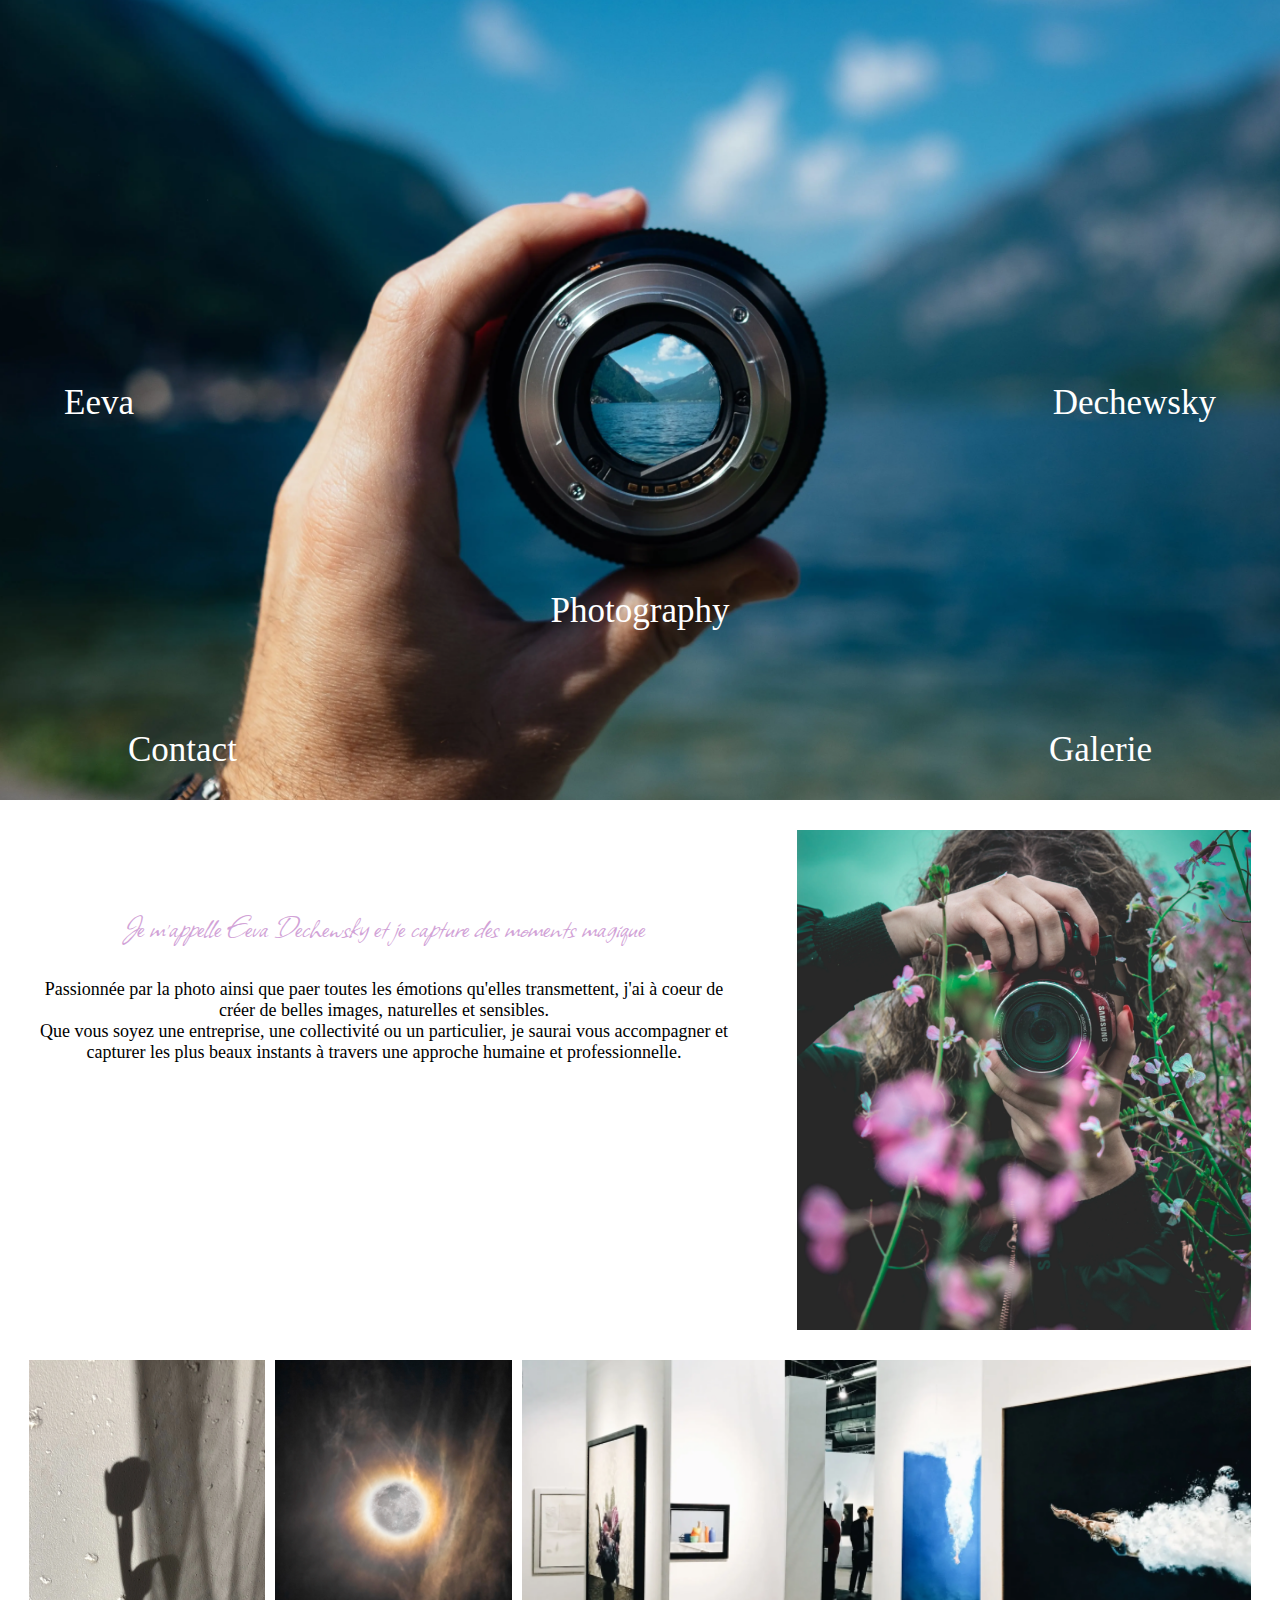
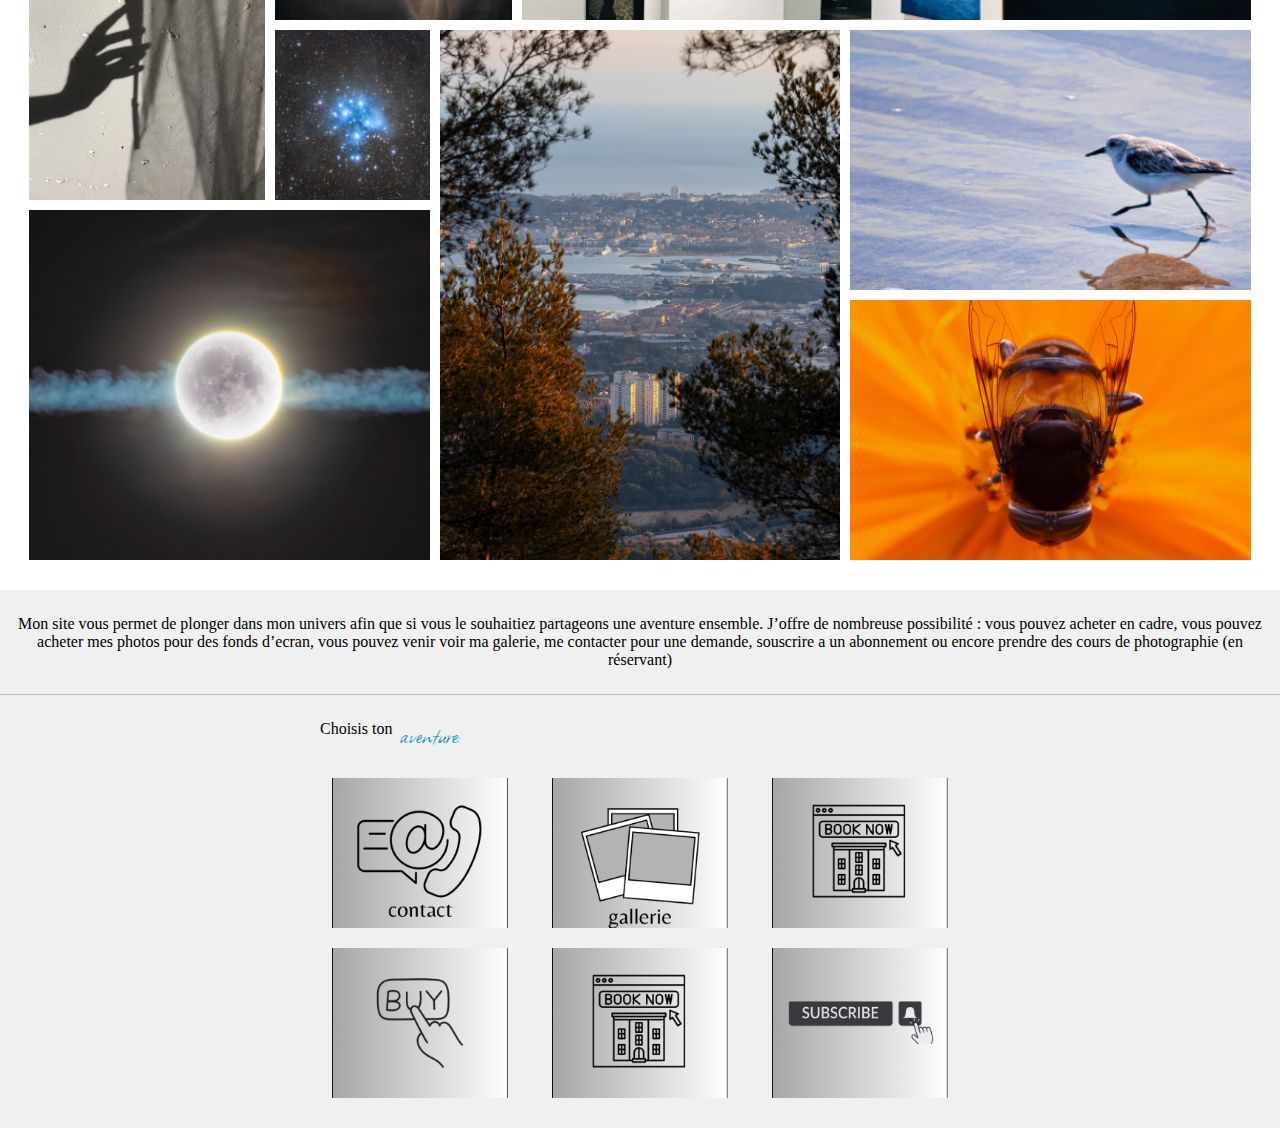
<file: portfolio/accueil/index.html>
<!DOCTYPE html>
<html lang="en">

<head>
    <meta charset="UTF-8" />
    <meta name="viewport" content="width=device-width, initial-scale=1.0" />
    <title>Document</title>
    <link rel="stylesheet" href="./style.css" />
</head>

<body>
        <div class="container1">
            <div class="top-fill"></div>
            <div class="name">
                <p> Eeva </p>
                <p> Dechewsky </p>
            </div>
            <div class="mid-fill"></div>
            <div class="work">
                <p> Photography </p>
            </div>
            <div class="bottom-fill"></div>
            <div class="pages">
                <a href="../contact/index.html"> Contact </a>
                <a href="../galerie/index.html"> Galerie </a>
            </div>
        </div>
        
        <div class="container2">
            <div class="description"> 
                <div class="top-fill"></div>
                <div class="content">
                    <p> Je m’appelle Eeva Dechewsky et je capture des moments magique  </p>
                    <p> Passionnée par la photo ainsi que paer toutes les émotions qu'elles transmettent, j'ai à coeur de créer de belles images, naturelles et sensibles. </p>
                    <p> Que vous soyez une entreprise, une collectivité ou un particulier, je saurai vous accompagner et capturer les plus beaux instants à travers une approche humaine et professionnelle.  </p>
                </div>
                <div class="bottom-fill"></div>
            </div>
            <div class="portrait"> </div>
        </div>

        <div class="container3">
            <div class="flower"></div>
            <div class="light"></div>
            <div class="gallery"></div>
            <div class="stars"></div>
            <div class="moon"></div>
            <div class="city"></div>
            <div class="bird"></div>
            <div class="bee"></div>
        </div>

        <div class="container4">
            <div class="top-content">
                <p> Mon site vous permet de plonger dans mon univers afin que si vous le souhaitiez partageons une aventure ensemble. J’offre de nombreuse possibilité : vous pouvez acheter en cadre, vous pouvez acheter mes photos pour des fonds d’ecran, vous pouvez venir voir ma galerie, me contacter pour une demande, souscrire a un abonnement ou encore prendre des cours de photographie (en réservant) </p>
            </div>
            <div class="bottom-content">
                <div class="title">
                    <p> Choisis ton </p>
                    <p> aventure: </p>
                </div>
                <div class="options">
                    <div class="i1"></div>
                    <div class="i2"></div>
                    <div class="i3"></div>
                    <div class="i4"></div>
                    <div class="i5"></div>
                    <div class="i6"></div>
                </div>
            </div>
        </div>
</body>

</html>
</file>
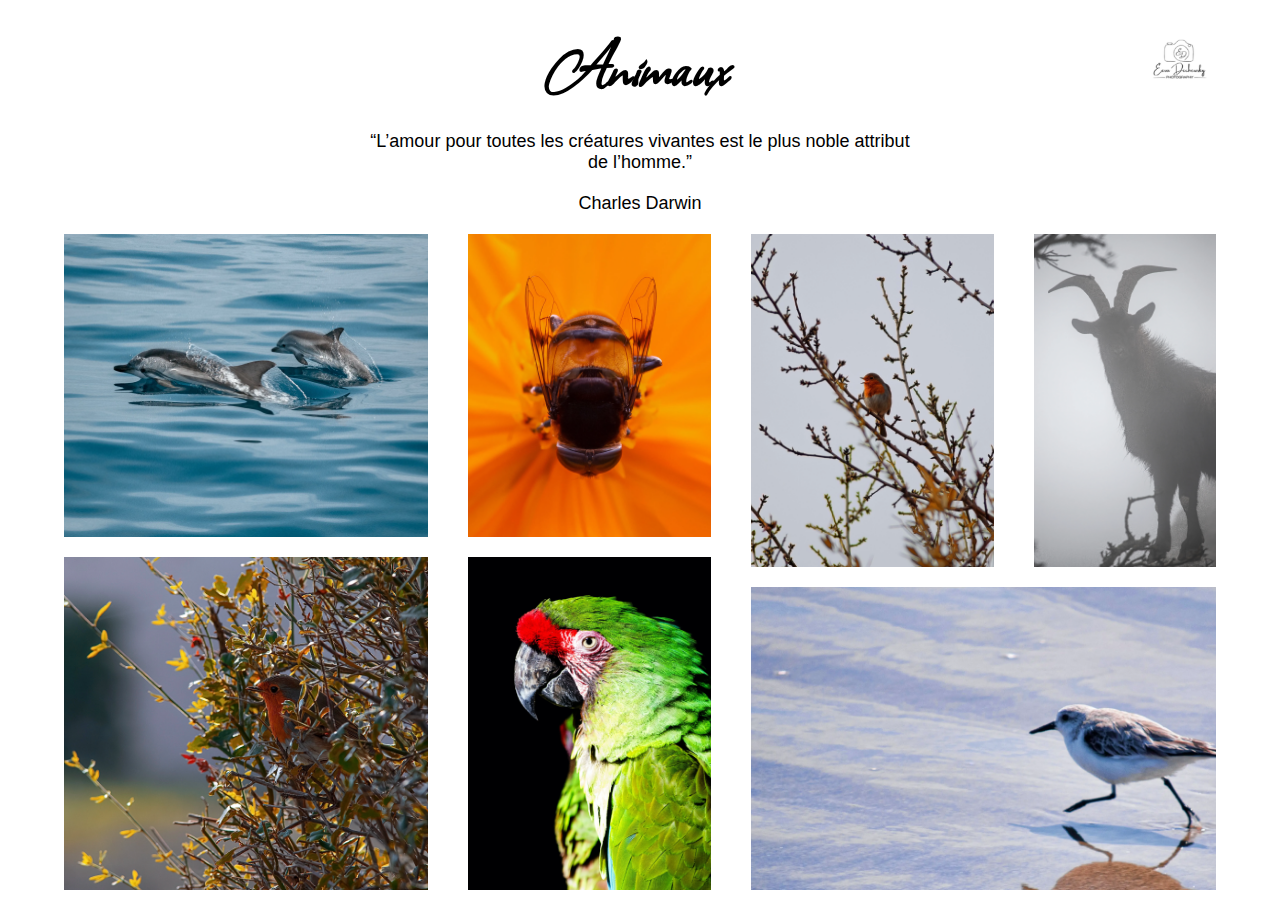
<file: portfolio/animaux/index.html>
<!DOCTYPE html>
<html lang="en">
  <head>
    <meta charset="UTF-8" />
    <meta name="viewport" content="width=device-width, initial-scale=1.0" />
    <title>Document</title>
    <link rel="stylesheet" href="../global.css" />
    <link rel="stylesheet" href="./style.css" />
  </head>
  <body>
    <main>
      <a class="logo" href="../galerie/index.html"></a>
      <div class="top-page-part">
        <h1>Animaux</h1>
        <div class="citation">
          <h6 id="text-citation">
            “L’amour pour  toutes les créatures vivantes est le plus noble attribut de l’homme.”
          </h6>
          <h6 id="author">Charles Darwin</h6>
        </div>
      </div>
      <div class="pictures-page-part">
        <div class="dauphin"></div>
        <div class="abeille"></div>
        <div class="oiseau3"></div>
        <div class="bouk"></div>
        <div class="perroquet"></div>
        <div class="oiseau2"></div>
        <div class="oiseau"></div>
        </div>
      </div>
    </main>
  </body>
</html>
</file>
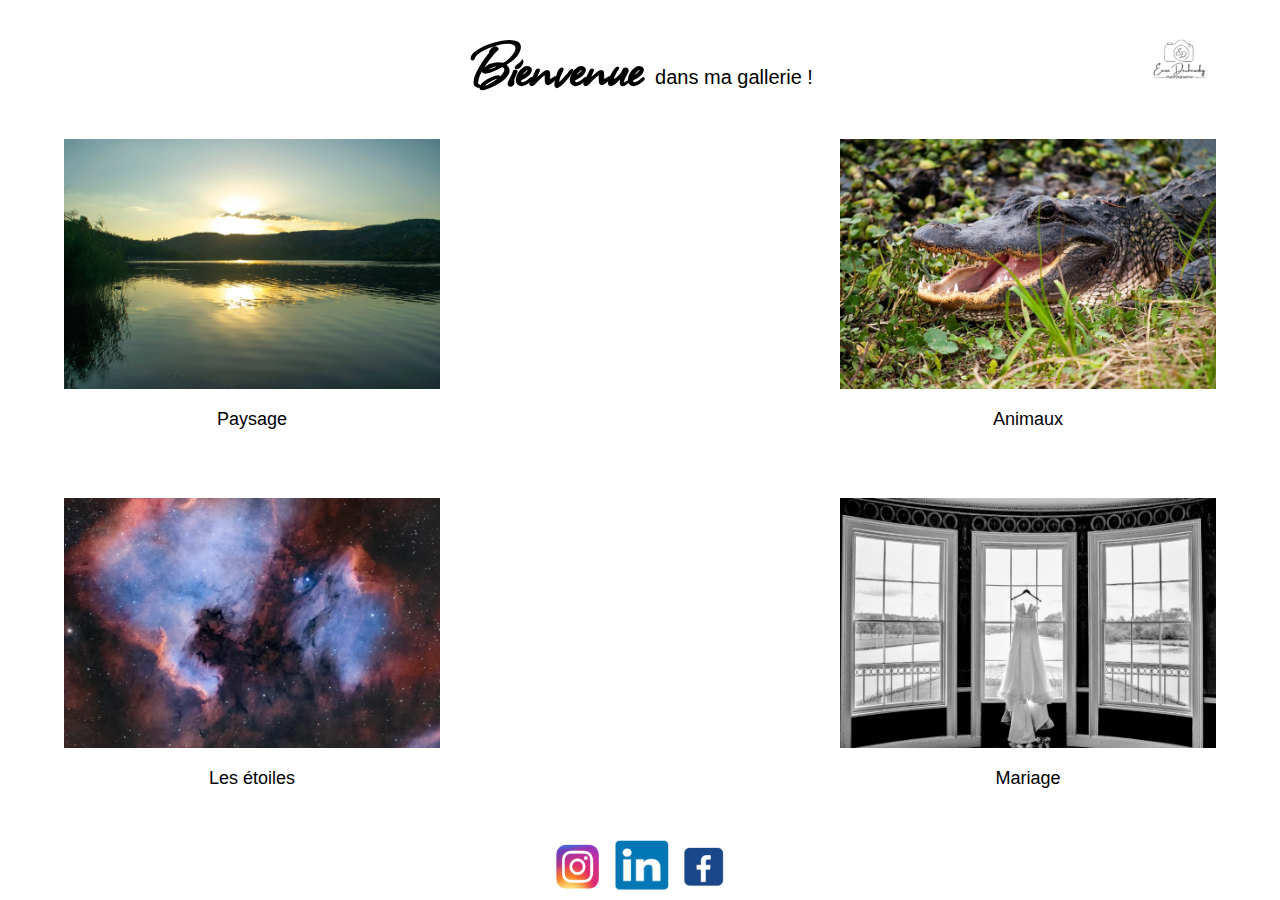
<file: portfolio/bienvenue/index.html>
<!DOCTYPE html>
<html lang="en">

<head>
    <meta charset="UTF-8" />
    <meta name="viewport" content="width=device-width, initial-scale=1.0" />
    <title>Document</title>
    <link rel="stylesheet" href="../global.css" />
    <link rel="stylesheet" href="./style.css" />
</head>

<body>
    <main>
        <div class="logo"></div>
        <div class="top-page-part">
            <h1>Bienvenue <span id="diff-title">dans ma gallerie !</span></h1>
        </div>

        <div class="component-routes">
            <div class="paysage-part">
                <div class="image-paysage-part"></div>
                <h6><a href="../paysage/index.html">Paysage</a></h6>
            </div>
            <div class="animaux-part">
                <div class="image-animaux-part"></div>
                <h6><a href="../animaux/index.html">Animaux</a></h6>
            </div>
            <div class="etoiles-part">
                <div class="image-etoiles-part"></div>
                <h6><a href="../etoiles/index.html">Les éto</a>iles</h6>
            </div>
            <div class="mariage-part">
                <div class="image-mariage-part"></div>
                <h6><a href="../mariage/index.html">Mariage</a></h6>
            </div>
        </div>

        <div class="social-networks">
            <div class="icons">
                <div class="insta">
                    <img src="images/insta.png" alt="">
                </div>
                <div class="linkedin">
                    <img src="images/in.png" alt="">
                </div>
                <div class="facebook">
                    <img src="images/facebook.png" alt="">
                </div>
            </div>
        </div>
    </main>
</body>

</html>
</file>
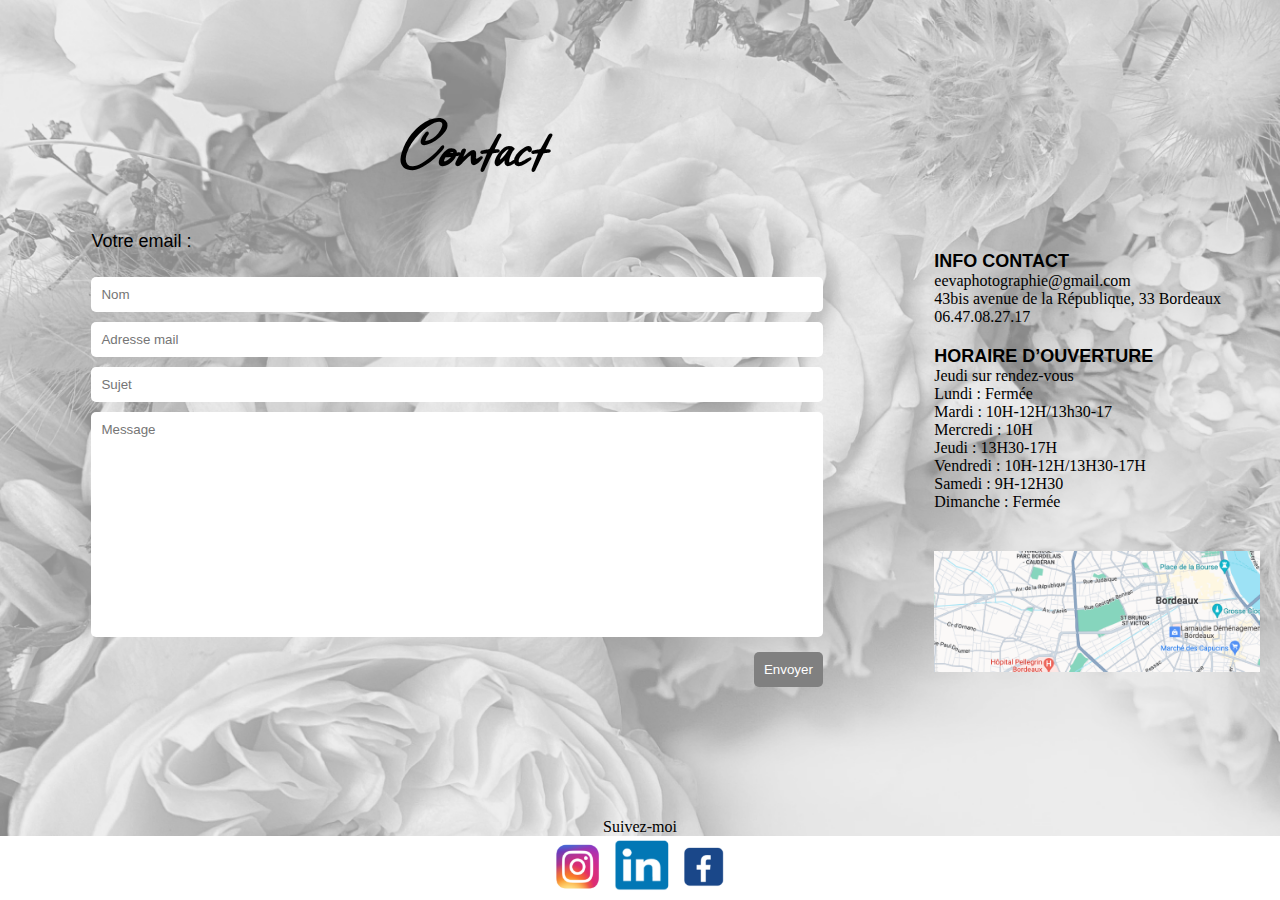
<file: portfolio/contact/index.html>
<!DOCTYPE html>
<html lang="en">

<head>
    <meta charset="UTF-8" />
    <meta name="viewport" content="width=device-width, initial-scale=1.0" />
    <title>Document</title>
    <link rel="stylesheet" href="../global.css" />
    <link rel="stylesheet" href="./style.css" />
</head>

<body>
    <main>
        <div class="top-page-part">
            <h1>Contact</h1>
        </div>

        <div class="formulaire-contact">
            <h6>Votre email :</h6>
            <form>
                <input type="text" placeholder="Nom">
                <input type="email" placeholder="Adresse mail">
                <input type="text" placeholder="Sujet">
                <input type="text" placeholder="Message" id="message">

                <div class="send-line">
                    <input type="submit" value="Envoyer">
                </div>
            </form>

        </div>
        <div class="infos">
            <div class="info-contact">
                <h6>INFO CONTACT</h6>

                <p>eevaphotographie@gmail.com</p>
                <p>43bis avenue de la République, 33 Bordeaux</p>
                <p>06.47.08.27.17</p>
            </div>
            <div class="info-ouverture">
                <h6>HORAIRE D’OUVERTURE</h6>
                <span>Jeudi sur rendez-vous</span>

                <p>Lundi : Fermée</p>
                <p>Mardi : 10H-12H/13h30-17</p>
                <p>Mercredi : 10H</p>
                <p>Jeudi : 13H30-17H</p>
                <p>Vendredi : 10H-12H/13H30-17H</p>
                <p>Samedi : 9H-12H30</p>
                <p>Dimanche : Fermée</p>
            </div>
            
            <div class="map"></div>
        </div>

        <div class="follow-me">
            <span id="follow">Suivez-moi</span>
            <div class="icons">
                <a class="insta" href="https://www.instagram.com/eeva_dechewsky/">
                    <img src="images/insta.png" alt="">
                </a>
                <a class="linkedin" href="https://www.linkedin.com/in/eeva-dechewsky-386a98295/">
                    <img src="images/in.png" alt="">
                </a>
                <a class="facebook" href="https://www.facebook.com/eeva.dechewsky?locale=fr_FR">
                    <img src="images/facebook.png" alt="">
                </a>
            </div>
        </div>
    </main>
</body>

</html>
</file>
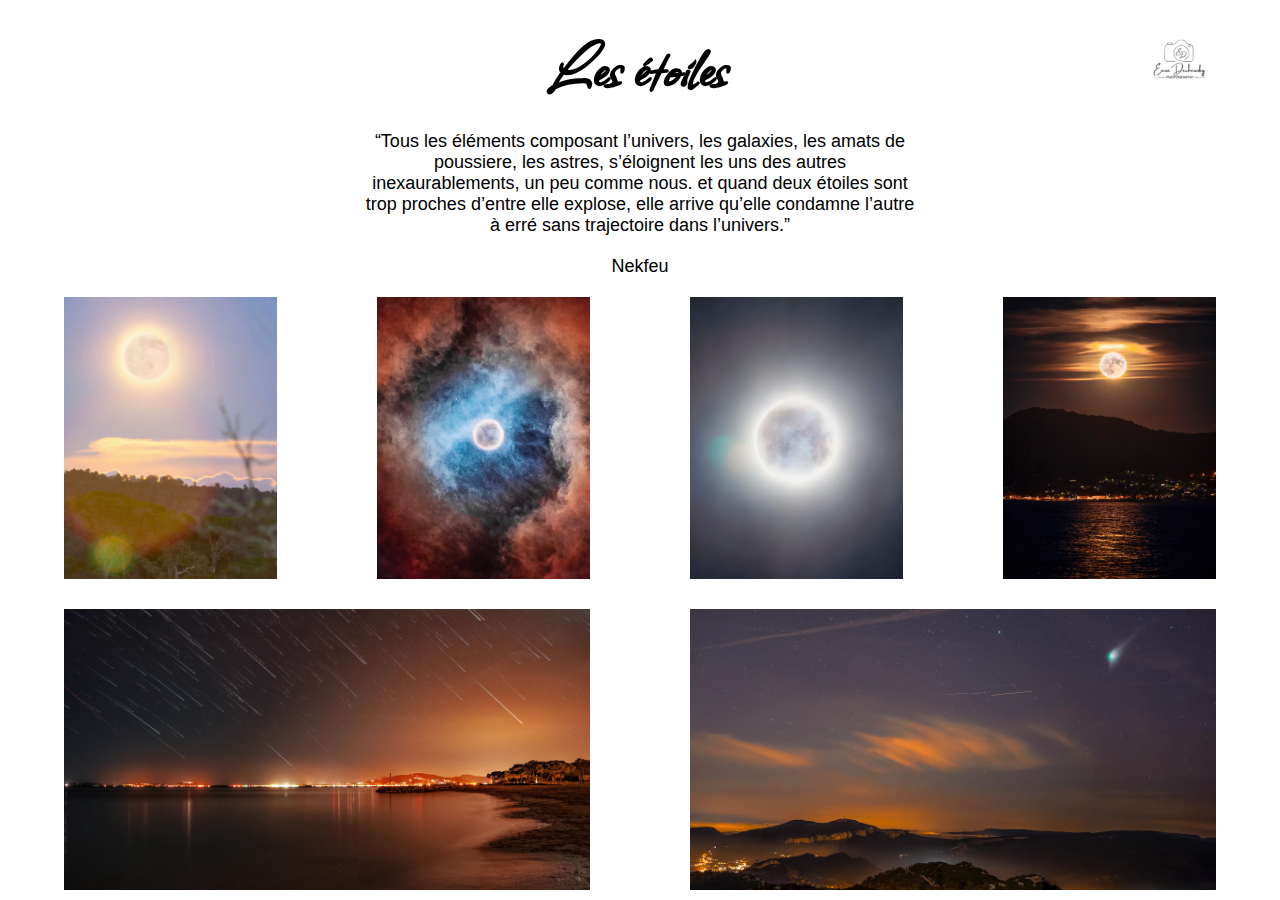
<file: portfolio/etoiles/index.html>
<!DOCTYPE html>
<html lang="en">
  <head>
    <meta charset="UTF-8" />
    <meta name="viewport" content="width=device-width, initial-scale=1.0" />
    <title>Document</title>
    <link rel="stylesheet" href="../global.css" />
    <link rel="stylesheet" href="./style.css" />
  </head>
  <body>
    <main>
      <a class="logo" href="../galerie/index.html"></a>
      <div class="top-page-part">
        <h1>Les étoiles</h1>
        <div class="citation">
          <h6 id="text-citation">
            “Tous les éléments composant l’univers, les galaxies, les amats de poussiere, les astres, s’éloignent les uns des autres inexaurablements, un peu comme nous. et quand deux étoiles sont trop proches d’entre elle explose, elle arrive qu’elle condamne l’autre à erré sans trajectoire dans l’univers.” 
          </h6>
          <h6 id="author">Nekfeu</h6>
        </div>
      </div>
      <div class="pictures-page-part">
        <div class="jour"></div>
        <div class="lunerouge"></div>
        <div class="plagestartrail"></div>
        <div class="lunentiere"></div>
        <div class="mer"></div>
        <div class="montagne"></div>
      </div>
    </main>
  </body>
</html>
</file>
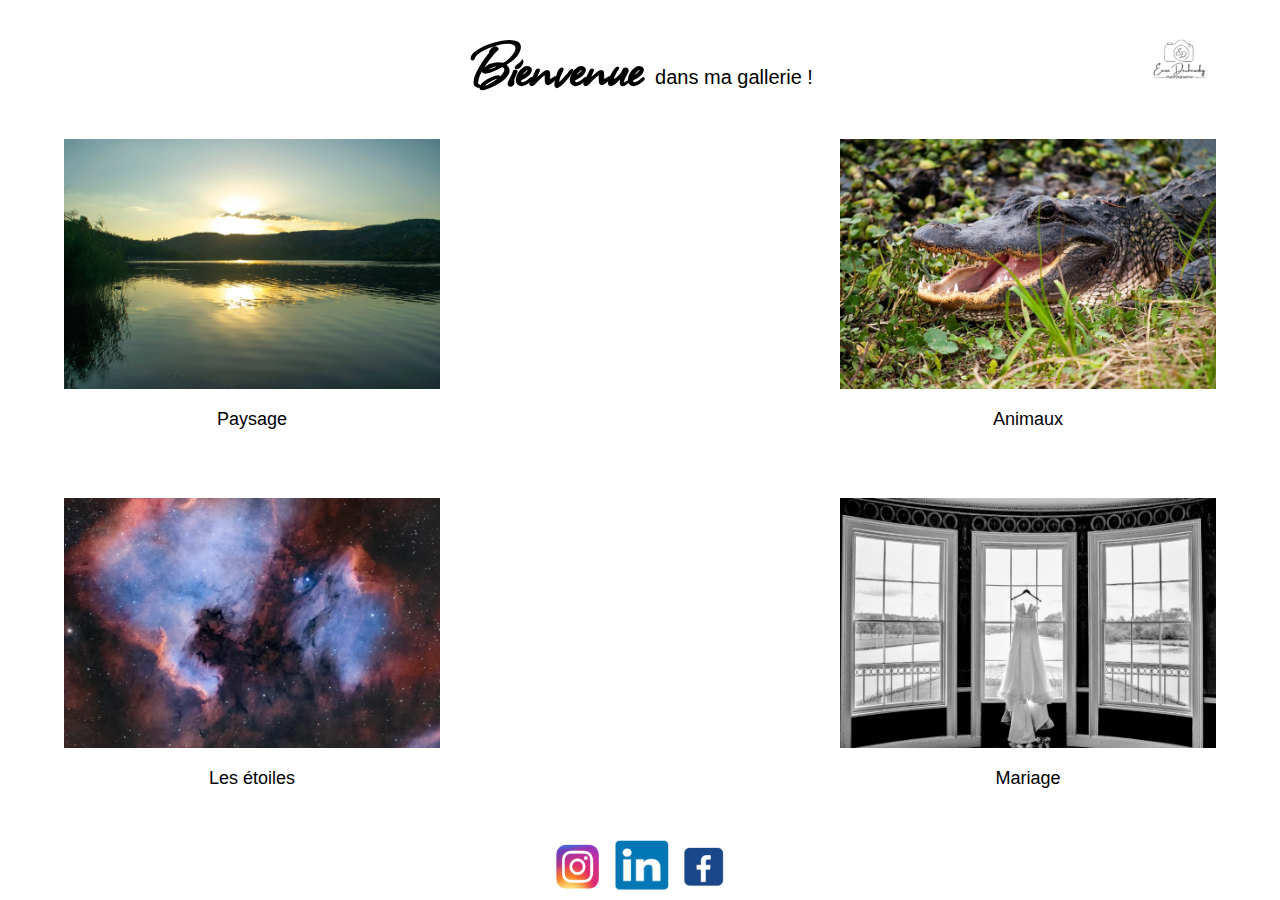
<file: portfolio/galerie/index.html>
<!DOCTYPE html>
<html lang="en">

<head>
    <meta charset="UTF-8" />
    <meta name="viewport" content="width=device-width, initial-scale=1.0" />
    <title>Document</title>
    <link rel="stylesheet" href="../global.css" />
    <link rel="stylesheet" href="./style.css" />
</head>

<body>
    <main>
        <a class="logo" href="../accueil/index.html"></a>
        <div class="top-page-part">
            <h1>Bienvenue <span id="diff-title">dans ma gallerie !</span></h1>
        </div>

        <div class="component-routes">
            <div class="paysage-part">
                <div class="image-paysage-part"></div>
                <h6><a href="../paysage/index.html">Paysage</a></h6>
            </div>
            <div class="animaux-part">
                <div class="image-animaux-part"></div>
                <h6><a href="../animaux/index.html">Animaux</a></h6>
            </div>
            <div class="etoiles-part">
                <div class="image-etoiles-part"></div>
                <h6><a href="../etoiles/index.html">Les éto</a>iles</h6>
            </div>
            <div class="mariage-part">
                <div class="image-mariage-part"></div>
                <h6><a href="../mariage/index.html">Mariage</a></h6>
            </div>
        </div>

        <div class="social-networks">
            <div class="icons">
                <a class="insta" href="https://www.instagram.com/eeva_dechewsky/">
                    <img src="images/insta.png" alt="">
                </a>
                <a class="linkedin" href="https://www.linkedin.com/in/eeva-dechewsky-386a98295/">
                    <img src="images/in.png" alt="">
                </a>
                <a class="facebook" href="https://www.facebook.com/eeva.dechewsky?locale=fr_FR">
                    <img src="images/facebook.png" alt="">
                </a>
            </div>
        </div>
    </main>
</body>

</html>
</file>
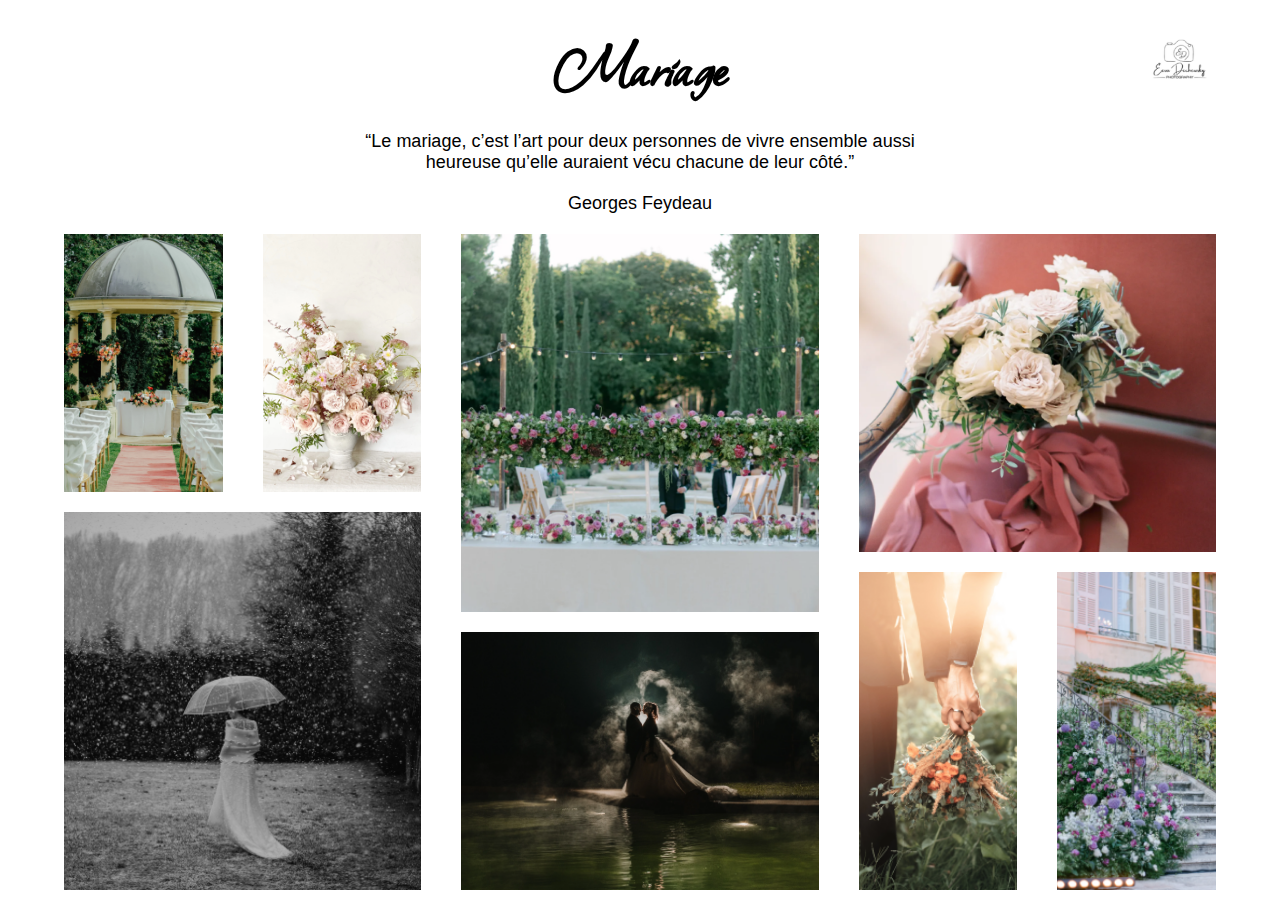
<file: portfolio/mariage/index.html>
<!DOCTYPE html>
<html lang="en">
  <head>
    <meta charset="UTF-8" />
    <meta name="viewport" content="width=device-width, initial-scale=1.0" />
    <title>Document</title>
    <link rel="stylesheet" href="../global.css" />
    <link rel="stylesheet" href="./style.css" />
  </head>
  <body>
    <main>
      <a class="logo" href="../galerie/index.html"></a>
      <div class="top-page-part">
        <h1>Mariage</h1>
        <div class="citation">
          <h6 id="text-citation">
            “Le mariage, c’est l’art pour deux personnes de vivre ensemble aussi heureuse qu’elle auraient vécu chacune de leur côté.”
          </h6>
          <h6 id="author">Georges Feydeau</h6>
        </div>
      </div>
      <div class="pictures-page-part">
        <div class="kiosque"></div>
        <div class="hommes"></div>
        <div class="marieeneige"></div>
        <div class="escalier"></div>
        <div class="bouquet"></div>
        <div class="potfleur"></div>
        <div class="table"></div>
        <div class="mariesombre"></div>
        </div>
      </div>
    </main>
  </body>
</html>
</file>
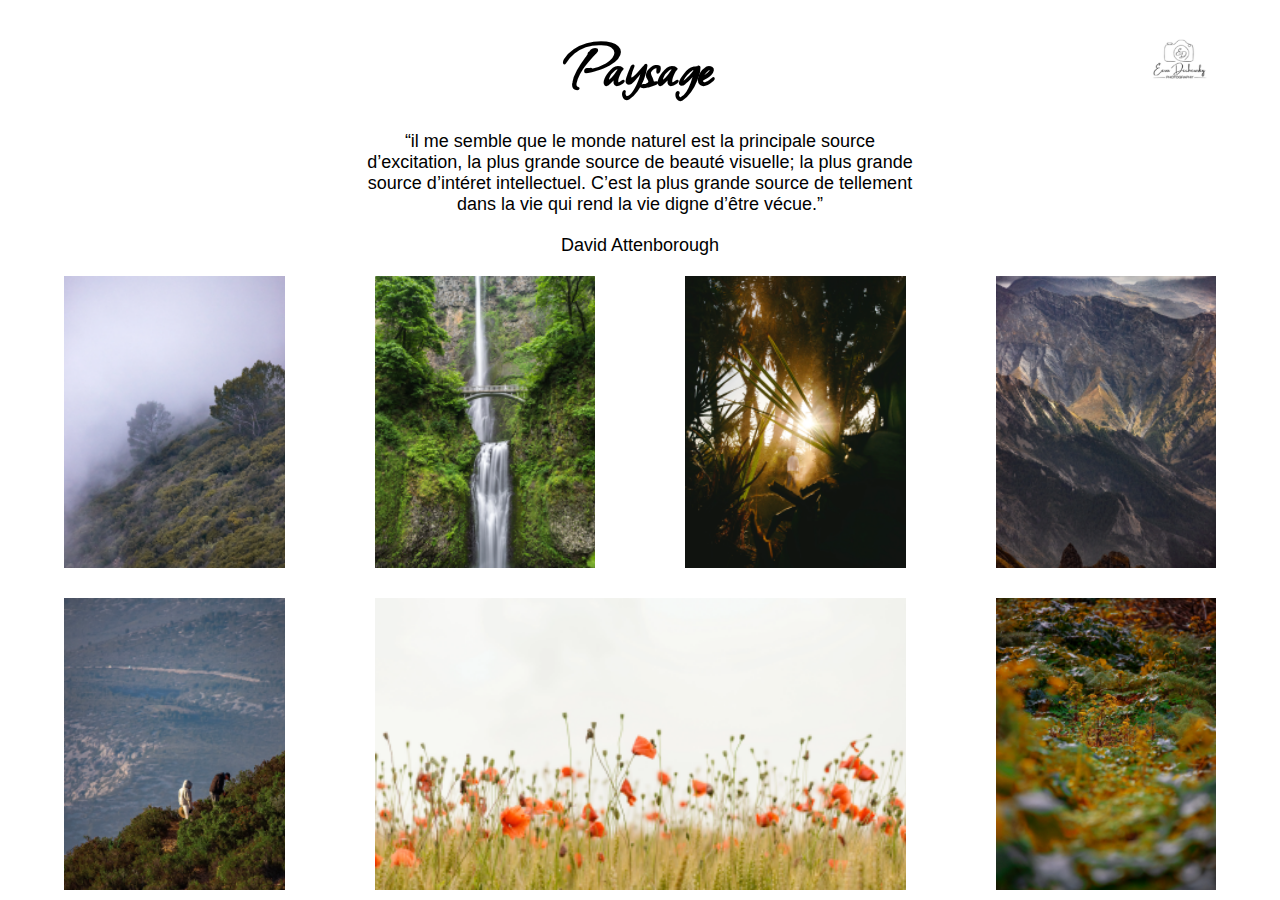
<file: portfolio/paysage/index.html>
<!DOCTYPE html>
<html lang="en">
  <head>
    <meta charset="UTF-8" />
    <meta name="viewport" content="width=device-width, initial-scale=1.0" />
    <title>Document</title>
    <link rel="stylesheet" href="../global.css" />
    <link rel="stylesheet" href="./style.css" />
  </head>
  <body>
    <main>
      <a class="logo" href="../galerie/index.html"></a>
      <div class="top-page-part">
        <h1>Paysage</h1>
        <div class="citation">
          <h6 id="text-citation">
            “il me semble que le monde naturel est la principale source
            d’excitation, la plus grande source de beauté visuelle; la plus
            grande source d’intéret intellectuel. C’est la plus grande source de
            tellement dans la vie qui rend la vie digne d’être vécue.”
          </h6>
          <h6 id="author">David Attenborough</h6>
        </div>
      </div>
      <div class="pictures-page-part">
        <div class="brouillard"></div>
        <div class="cascade"></div>
        <div class="jungle"></div>
        <div class="montagne"></div>
        <div class="coquelicot"></div>
        <div class="deuxmecs"></div>
        <div class="foret"></div>
      </div>
    </main>
  </body>
</html>
</file>
<file: portfolio/accueil/style.css>
@import url('https://fonts.googleapis.com/css2?family=Allison&display=swap');
@import url('https://fonts.cdnfonts.com/css/abhaya-libre-2');

* {
    margin: 0;
}

body {
    display: flex;
    flex-direction: column;
}

.container1 {
    height: 800px;
    display: flex;
    flex-direction: column;
    background-size: cover;
    background-repeat: no-repeat;
    background-position: center;
    background-image: url("images/appareilphoto1.png");
}

.container1 > div {
    margin-left: auto;
    margin-right: auto;
}

.container1 .top-fill {
    height: 55%;
}

.container1 .mid-fill {
    height: 20%;
}

.container1 .bottom-fill {
    height: 10%;
}

.container1 .name {
    width: 90%;
    height: 10%;
    display: flex;
    flex-direction: row;
    justify-content: space-between;
}

.container1 .name > p {
    font-size: 35px;
    color: white;
}

.container1 .work {
    width: 20%;
    height: 10%;
    display: flex;
    flex-direction: row;
    justify-content: space-around;
}

.container1 .work > p {
    text-align: center;
    font-size: 35px;
    color: white;
}

.container1 .pages {
    width: 80%;
    height: 10%;
    display: flex;
    flex-direction: row;
    justify-content: space-between;
}

.container1 .pages > a {
    font-size: 35px;
    color: white;
    text-decoration: none;
}

.container2 {
    height: 500px;
    display: flex;
    flex-direction: center;
    justify-content: space-around;
}

.container2 .description {
    width: 55.5%;
    height: 100%;
    margin-top: 30px;
    display: flex;
    flex-direction: column;
}

.container2 .description .top-fill {
    width: 100%;
    height: 15%;
}

.container2 .description .bottom-fill {
    width: 100%;
    height: 15%;
}

.container2 .description .content {
    width: 100%;
    height: 70%;
    display: flex;
    flex-direction: column;
}

.container2 .description .content > p {
    text-align: center;
    font-size: 18px;
}

.container2 .description .content > p:first-child {
    margin-bottom: 30px;
    font-family: 'Allison', cursive;
    font-size: 35px;
    color: #D2A3D7;
}

.container2 .portrait {
    width: 35.5%;
    height: 100%;
    margin-top: 30px;
    background-size: cover;
    background-repeat: no-repeat;
    background-position: center;
    background-image: url("images/femme3.png");
}

.container3 {
    width: 95.5%;
    height: 800px;
    display: grid;
    grid-template-columns: repeat(15, 1fr);
    grid-template-rows: repeat(9, 1fr);
    grid-column-gap: 10px;
    grid-row-gap: 10px;
    margin-left: auto;
    margin-right: auto;
    margin-top: 60px;
    padding-bottom: 10px;
}

.container3 > div {
    background-size: cover;
    background-repeat: no-repeat;
    background-position: center;
}

.container3 .flower {
    background-image: url("images/ombre1.png");
    grid-area: 1 / 1 / 6 / 4;
}

.container3 .light {
    background-image: url("images/lunejaune1.png");
    grid-area: 1 / 4 / 4 / 7;
}

.container3 .gallery {
    background-image: url("images/gallerie1.png");
    grid-area: 1 / 7 / 4 / 16;
}

.container3 .stars {
    background-image: url("images/pleiades2h1.png");
    grid-area: 4 / 4 / 6 / 6;
}

.container3 .moon {
    background-image: url("images/lune&nuage1.png");
    grid-area: 6 / 1 / 10 / 6;
}

.container3 .city {
    background-image: url("images/immeuble1.png");
    grid-area: 4 / 6 / 10 / 11;
}

.container3 .bird {
    background-image: url("images/oiseau1.png");
    grid-area: 4 / 11 / 7 / 16;
}

.container3 .bee {
    background-image: url("images/abeille1.png");
    grid-area: 7 / 11 / 10 / 16;
}

.container4 {
    margin-top: 20px;
    padding-bottom: 30px;
    background-color: #F0F0F0;
}

.container4 .top-content {
    text-align: center;
    padding: 25px 15px 25px 15px;
    border-bottom: 1px solid #BEBEBE;
}

.container4 .bottom-content {
    padding-top: 25px;
}

.container4 .bottom-content .title {
    width: 50%;
    display: flex;
    flex-direction: row;
    margin-left: auto;
    margin-right: auto;
}

.container4 .bottom-content .title > p:last-child {
    margin-top: -5px;
    margin-left: 8px;
    font-family: 'Allison', cursive;
    font-size: 30px;
    color: #1B98C0;
}

.container4 .bottom-content .options {
    width: 50%;
    display: grid;
    grid-template-columns: 1fr 1fr 1fr;
    gap: 20px;
    margin-left: auto;
    margin-right: auto;
    margin-top: 25px;
}

.container4 .bottom-content .options > div {
    background-size: contain;
    background-repeat: no-repeat;
    background-position: center;
}

.container4 .bottom-content .options .i1 {
    background-image: url("images/61.png");
    grid-column: span 1;
    height: 150px!important;
}

.container4 .bottom-content .options .i2 {
    background-image: url("images/71.png");
    grid-column: span 1;
    height: 150px!important;
}

.container4 .bottom-content .options .i3 {
    background-image: url("images/81.png");
    grid-column: span 1;
    height: 150px!important;
}

.container4 .bottom-content .options .i4 {
    background-image: url("images/51.png");
    grid-column: span 1;
    height: 150px!important;
}

.container4 .bottom-content .options .i5 {
    background-image: url("images/82.png");
    grid-column: span 1;
    height: 150px!important;
}

.container4 .bottom-content .options .i6 {
    background-image: url("images/101.png");
    grid-column: span 1;
    height: 150px!important;
}
</file>
<file: portfolio/global.css>
@import url('https://fonts.googleapis.com/css2?family=Allison&display=swap');
@import url('https://fonts.cdnfonts.com/css/abhaya-libre-2');

* {
    margin: 0;
}

html, body {
    height: 100%;
}

.logo {
    background-size: cover;
    background-repeat: no-repeat;
    background-position: center;
    background-image: url("LOGO.png");
    height: 70px;
    width: 70px;

    position: absolute;
    right: 0px;
    top: 0px;
}

body {
    display: flex;
    flex-direction: column;
    align-items: center;
}

main {
    width: 95%;
    height: 100%;
}

h1 {
    font-family: 'Allison', cursive;
    font-size: 40px;
}

#diff-title {
    font-family: 'Abhaya Libre', sans-serif;
    font-size: 20px;
    font-weight: 100;
}

h6 {
    font-family: 'Abhaya Libre', sans-serif;
    font-size: 14px;
    font-weight: 200;
}

h1,h6 {
    text-align: center;
}

h1,h6:not(#text-citation) {
    margin: 20px;
}

a {
    text-decoration: none;
    color: black;
}

@media screen and (min-width: 992px) {
    main {
        width: 90%;
        display: grid;
        grid-template-rows: 1fr 5fr;
    }

    h1 {
        font-size: 72px;
    }

    h6 {
        font-size: 18px;
    }

    #text-citation {
        padding: 0 300px;
    }

    .logo {
        height: 100px;
        width: 100px;
        right: 50px;
        top: 10px;
    }
}
</file>
<file: portfolio/animaux/style.css>
.pictures-page-part {
    display: grid;
    grid-template-columns: 4fr 5fr;
    gap: 10px;
    padding-bottom: 10px;
}

img {
    max-width: 100%;
    height: auto;
    display: block;
  }


.pictures-page-part > div {
    background-size: cover;
    background-repeat: no-repeat;
    background-position: center;
    height: 200px;
}

/* Sources images */
.dauphin {
    background-image: url("images/dauphin.png");
    grid-column: span 2;
    height: 200px!important;
}

.abeille {
    background-image: url("images/abeille.png");
}

.oiseau {
    background-image: url("images/oiseau.png");
    grid-column: span 2;
    height: 200px!important;
}

.bouk {
    background-image: url("images/bouk.png");
    margin-top: -50px;
    height: 300px!important;
}

.oiseau2 {
    background-image: url("images/oiseau2.png");
    margin-top: -150px;
    height: 140px!important;
}

.oiseau3 {
    background-image: url("images/oiseau3.png");
    height: 250px!important;
}

.perroquet {
    background-image: url("images/perroquet.png");
    height: 400px!important;
}


@media screen and (min-width: 992px) {
    .pictures-page-part {
        grid-template-columns: 6fr 4fr 4fr 3fr;
        column-gap: 40px;
        row-gap: 20px;
    }

    img {
        height: 100%;
        width: 100%;
    }

    .pictures-page-part > div {
        height: auto!important;
        grid-column: span 1;
    }    

    .bouk, .oiseau3 {
        margin: 0;
        margin-bottom: -30px;
    }

    .dauphin {
        order: 0;
    }
    .abeille {
        order: 1;
    }
    .oiseau3 {
        order: 2;
    }
    .bouk {
        order: 3;
    }
    .oiseau2 {
        order: 4;
        margin: 0;
    }
    .perroquet {
        order: 5;
    } 
    
    .oiseau {
        order: 6;
        grid-column: span 2!important;
        margin-top: 30px;
    }
}
</file>
<file: portfolio/bienvenue/style.css>
.component-routes {
    display: grid;
    grid-template-columns: repeat(2, 1fr);
    row-gap: 20px;
    column-gap: 400px;
}

.component-routes > div > div {
    background-size: cover;
    background-repeat: no-repeat;
    background-position: center;
    height: 250px;
}

.image-paysage-part {
    background-image: url("images/lac.png");
}

.image-animaux-part {
    background-image: url("images/croco.png");
}

.image-etoiles-part {
    background-image: url("images/etoilerouge.png");
}

.image-mariage-part {
    background-image: url("images/noir&blanc.png");
}

.social-networks {
    display: flex;
    width: 100%;
    justify-content: center;
    align-items: center;
}

.social-networks > div > div {
    background-size: cover;
    background-repeat: no-repeat;
    background-position: center;
    height: auto;
}

.icons {
    display: flex;
}

.icons img {
    height: 60px;
}


@media screen and (max-width: 992px) {
    .component-routes {
        display: grid;
        grid-template-columns: 1fr;
        row-gap: 20px;
        padding: 0 30px;
    }

    h6 {
        margin-top: 10px!important;
    }
}
</file>
<file: portfolio/contact/style.css>
main {    
    background-size: cover;
    background-repeat: no-repeat;
    background-position: center;
    background-image: url("images/zoomfleur.png");

    width: 100%;
    height: auto;
}

h1 {
    margin-top: 100px;
}

h6 {
    text-align: start!important;
    width: 80%;
}

form, .formulaire-contact {
    display: flex;
    flex-direction: column;
}

form {
    width: 80%;
}

.formulaire-contact {
    align-items: center;
}

.formulaire-contact input[type="text"], .formulaire-contact input[type="email"] {
    border-radius: 5px;
    border: none;
    color: gray;
    background-color: white;
    padding: 10px;
    margin: 5px 0;
}

.formulaire-contact #message {
    padding-bottom: 100px;
}

.send-line {
    margin-top: 10px;
    display: flex;
    align-content: center;
    justify-content: end;
}

.send-line input[type="submit"] {
    background-color: gray;
    padding: 10px;
    color: white;
    border: none;
    border-radius: 5px;
}

.infos {
    display: grid;
    grid-template-columns: repeat(2, 1fr);
    column-gap: 30px;
    margin: 20px;
}

.map {
    background-size: contain;
    background-repeat: no-repeat;
    background-position: center;
    background-image: url("images/map.png");

    width: 100%;
    height: 200px;

    grid-column: span 2;
}

.icons {
    display: flex;
    width: 100%;
    background-color: white;
    justify-content: center;
}

.follow-me {
    width: 100%;
    display: flex;
    flex-direction: column;
    justify-content: center;
    align-items: center;
}

.icons img {
    height: 60px;
}

#follow {
    text-align: center;
}

.infos h6 {
    font-weight: bold;
}

@media screen and (min-width: 992px) {
    .top-page-part {
        grid-column: span 2;
    }

    main {
        display: grid;
        grid-template-columns: 5fr 2fr;
        height: 100%;
    }

    .follow-me {
        grid-column: span 2;
    }

    .infos h6 {
        margin: 0!important;
        margin-top: 20px!important;
    }

    .infos {
        display: flex;
        flex-direction: column;
    }

    h1 {
        text-align: start;
        margin-left: 400px;
    }

    .formulaire-contact #message {
        padding-bottom: 200px;
    }
}
</file>
<file: portfolio/etoiles/style.css>
.pictures-page-part {
    display: grid;
    grid-template-columns: 4fr 5fr;
    gap: 10px;
    padding-bottom: 10px;
}

img {
    max-width: 100%;
    height: auto;
    display: block;
  }


.pictures-page-part > div {
    background-size: cover;
    background-repeat: no-repeat;
    background-position: center;
    height: 300px;
}

/* Sources images */
.jour {
    background-image: url("images/jour.png");
}

.lunentiere {
    background-image: url("images/lunentiere.png");
}

.lunerouge {
    background-image: url("images/lunerouge.png");
}

.mer {
    background-image: url("images/mer.png");
}

.montagne {
    background-image: url("images/montagne.png");
    grid-column: span 2;
    height: 200px!important;
}

.plagestartrail {
    background-image: url("images/plagestartrail.png");
    grid-column: span 2;
    height: 200px!important;
}


@media screen and (min-width: 992px) {
    .pictures-page-part {
        grid-template-columns: 1fr 1fr 1fr 1fr;
        column-gap: 100px;
        row-gap: 30px;
    }

    img {
        height: 100%;
        width: 100%;
    }

    .pictures-page-part > div {
        height: auto!important;
    }    

    .pictures-page-part > div {
        /* background-size: contain; */
    }

    .jour {
        order: 0;
    }
    .lunerouge {
        order: 1;
    }
    .lunentiere {
        order: 2;
    }
    .mer {
        order: 3;
    }
    .plagestartrail {
        order: 4;
    }
    .montagne {
        order: 5;
    }
}
</file>
<file: portfolio/galerie/style.css>
.component-routes {
    display: grid;
    grid-template-columns: repeat(2, 1fr);
    row-gap: 20px;
    column-gap: 400px;
}

.component-routes > div > div {
    background-size: cover;
    background-repeat: no-repeat;
    background-position: center;
    height: 250px;
}

.image-paysage-part {
    background-image: url("images/lac.png");
}

.image-animaux-part {
    background-image: url("images/croco.png");
}

.image-etoiles-part {
    background-image: url("images/etoilerouge.png");
}

.image-mariage-part {
    background-image: url("images/noir&blanc.png");
}

.social-networks {
    display: flex;
    width: 100%;
    justify-content: center;
    align-items: center;
}

.social-networks > div > div {
    background-size: cover;
    background-repeat: no-repeat;
    background-position: center;
    height: auto;
}

.icons {
    display: flex;
}

.icons img {
    height: 60px;
}


@media screen and (max-width: 992px) {
    .component-routes {
        display: grid;
        grid-template-columns: 1fr;
        row-gap: 20px;
        padding: 0 30px;
    }

    h6 {
        margin-top: 10px!important;
    }
}
</file>
<file: portfolio/mariage/style.css>
.pictures-page-part {
    display: grid;
    grid-template-columns: 4fr 5fr;
    gap: 10px;
    padding-bottom: 10px;
}

img {
    max-width: 100%;
    height: auto;
    display: block;
  }


.pictures-page-part > div {
    background-size: cover;
    background-repeat: no-repeat;
    background-position: center;
    height: 250px;
}

/* Sources images */
.kiosque {
    background-image: url("images/kiosque.png");
}

.hommes {
    background-image: url("images/hommes.png");
}

.marieeneige {
    background-image: url("images/marieeeneige.png");
    grid-column: span 2;
    height: 200px!important;
}

.escalier {
    background-image: url("images/escalier.png");
}

.bouquet {
    background-image: url("images/bouquet.png");
}

.table {
    background-image: url("images/table.png");
    margin-left: -30px;
    height: 150px!important;
}

.potfleur {
    background-image: url("images/potfleur.png");
    margin-right: 30px;
    height: 150px!important;
}

.mariesombre {
    background-image: url("images/mariesombre.png");
    grid-column: span 2;
    height: 200px!important;
}


@media screen and (min-width: 992px) {
    .pictures-page-part {
        grid-template-columns: repeat(6, 1fr);
        column-gap: 40px;
        row-gap: 20px;
    }

    .table, .bouquet, .marieeneige, .mariesombre {
        grid-column: span 2;
    }

    img {
        height: 100%;
        width: 100%;
    }

    .pictures-page-part > div {
        height: auto!important;
    }    

    .kiosque {
        order: 0;
        margin-bottom: 60px!important;
        background-position: top!important;
    }
    .potfleur {
        order: 1;
        margin-right: 0px!important;
        margin-bottom: 60px!important;
    }
    .table {
        order: 2;
        margin: 0!important;
        margin-bottom: -60px!important;
    }
    .bouquet {
        order: 3;
    }
    .marieeneige {
        margin-top: -60px!important;
        order: 4;
    }
    .mariesombre {
        margin-top: 60px!important;
        order: 5;
    } 
    
    .hommes {
        order: 6;
    }

    .escalier {
        order: 7;
    }
}
</file>
<file: portfolio/paysage/style.css>
.pictures-page-part {
    display: grid;
    grid-template-columns: 1fr 1fr;
    gap: 10px;
    padding-bottom: 10px;
}

img {
    max-width: 100%;
    height: auto;
    display: block;
  }

.coquelicot {
    grid-column: span 2;
}

.pictures-page-part > div {
    background-size: cover;
    background-repeat: no-repeat;
    background-position: center;
    height: 200px;
}

.pictures-page-part > div:not(.coquelicot) {
    height: 245px;
}

/* Sources images */
.brouillard {
    background-image: url("images/brouillard.png");
}

.cascade {
    background-image: url("images/cascade.png");
}

.jungle {
    background-image: url("images/jungle.png");
}

.foret {
    background-image: url("images/foret.png");
}

.montagne {
    background-image: url("images/montagne.png");
}

.coquelicot {
    background-image: url("images/coquelicot.png");
}

.deuxmecs {
    background-image: url("images/2mecs.png");
}

@media screen and (min-width: 992px) {
    .pictures-page-part {
        grid-template-columns: 1fr 1fr 1fr 1fr;
        column-gap: 90px;
        row-gap: 30px;
    }

    .coquelicot {
        order: 1;
    }
    
    .foret {
        order: 2;
    }

    img {
        height: 100%;
        width: 100%;
    }

    .pictures-page-part > div {
        height: auto!important;
    }    
}
</file>
